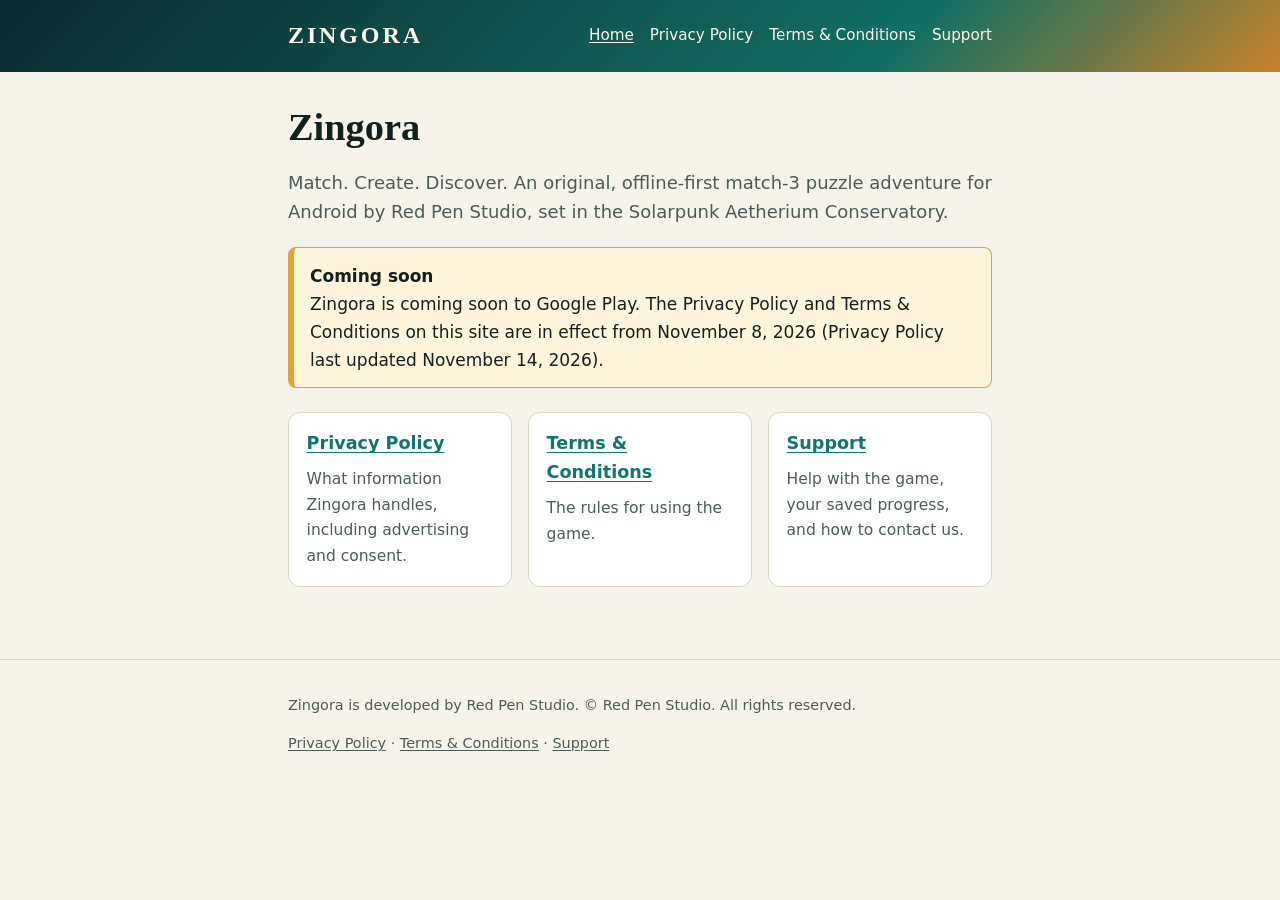
<file: site/index.html>
<!DOCTYPE html>
<html lang="en">
<head>
  <meta charset="utf-8">
  <meta name="viewport" content="width=device-width, initial-scale=1">
  <title>Zingora by Red Pen Studio</title>
  <meta name="description" content="Legal and support information for Zingora, an offline-first match-3 puzzle adventure for Android by Red Pen Studio.">
  <meta name="color-scheme" content="light dark">
  <link rel="stylesheet" href="styles.css">
</head>
<body>
  <a class="skip-link" href="#content">Skip to content</a>
  <header class="site-header">
    <div class="inner">
      <a class="brand" href="index.html">ZINGORA</a>
      <nav class="site-nav" aria-label="Main">
        <ul>
          <li><a href="index.html" aria-current="page">Home</a></li>
          <li><a href="privacy-policy.html">Privacy Policy</a></li>
          <li><a href="terms-and-conditions.html">Terms &amp; Conditions</a></li>
          <li><a href="support.html">Support</a></li>
        </ul>
      </nav>
    </div>
  </header>
  <main id="content">
    <h1>Zingora</h1>
    <p class="lede">Match. Create. Discover. An original, offline-first match-3 puzzle adventure for Android by Red Pen Studio, set in the Solarpunk Aetherium Conservatory.</p>
    <div class="notice" role="note"><strong>Coming soon</strong>Zingora is coming soon to Google Play. The Privacy Policy and Terms &amp; Conditions on this site are in effect from November 8, 2026 (Privacy Policy last updated November 14, 2026).</div>
    <ul class="cards">
      <li class="card"><h2><a href="privacy-policy.html">Privacy Policy</a></h2><p>What information Zingora handles, including advertising and consent.</p></li>
      <li class="card"><h2><a href="terms-and-conditions.html">Terms &amp; Conditions</a></h2><p>The rules for using the game.</p></li>
      <li class="card"><h2><a href="support.html">Support</a></h2><p>Help with the game, your saved progress, and how to contact us.</p></li>
    </ul>
  </main>
  <footer class="site-footer">
    <div class="inner">
      <p>Zingora is developed by Red Pen Studio. &copy; Red Pen Studio. All rights reserved.</p>
      <p><a href="privacy-policy.html">Privacy Policy</a> &middot; <a href="terms-and-conditions.html">Terms &amp; Conditions</a> &middot; <a href="support.html">Support</a></p>
    </div>
  </footer>
</body>
</html>
</file>
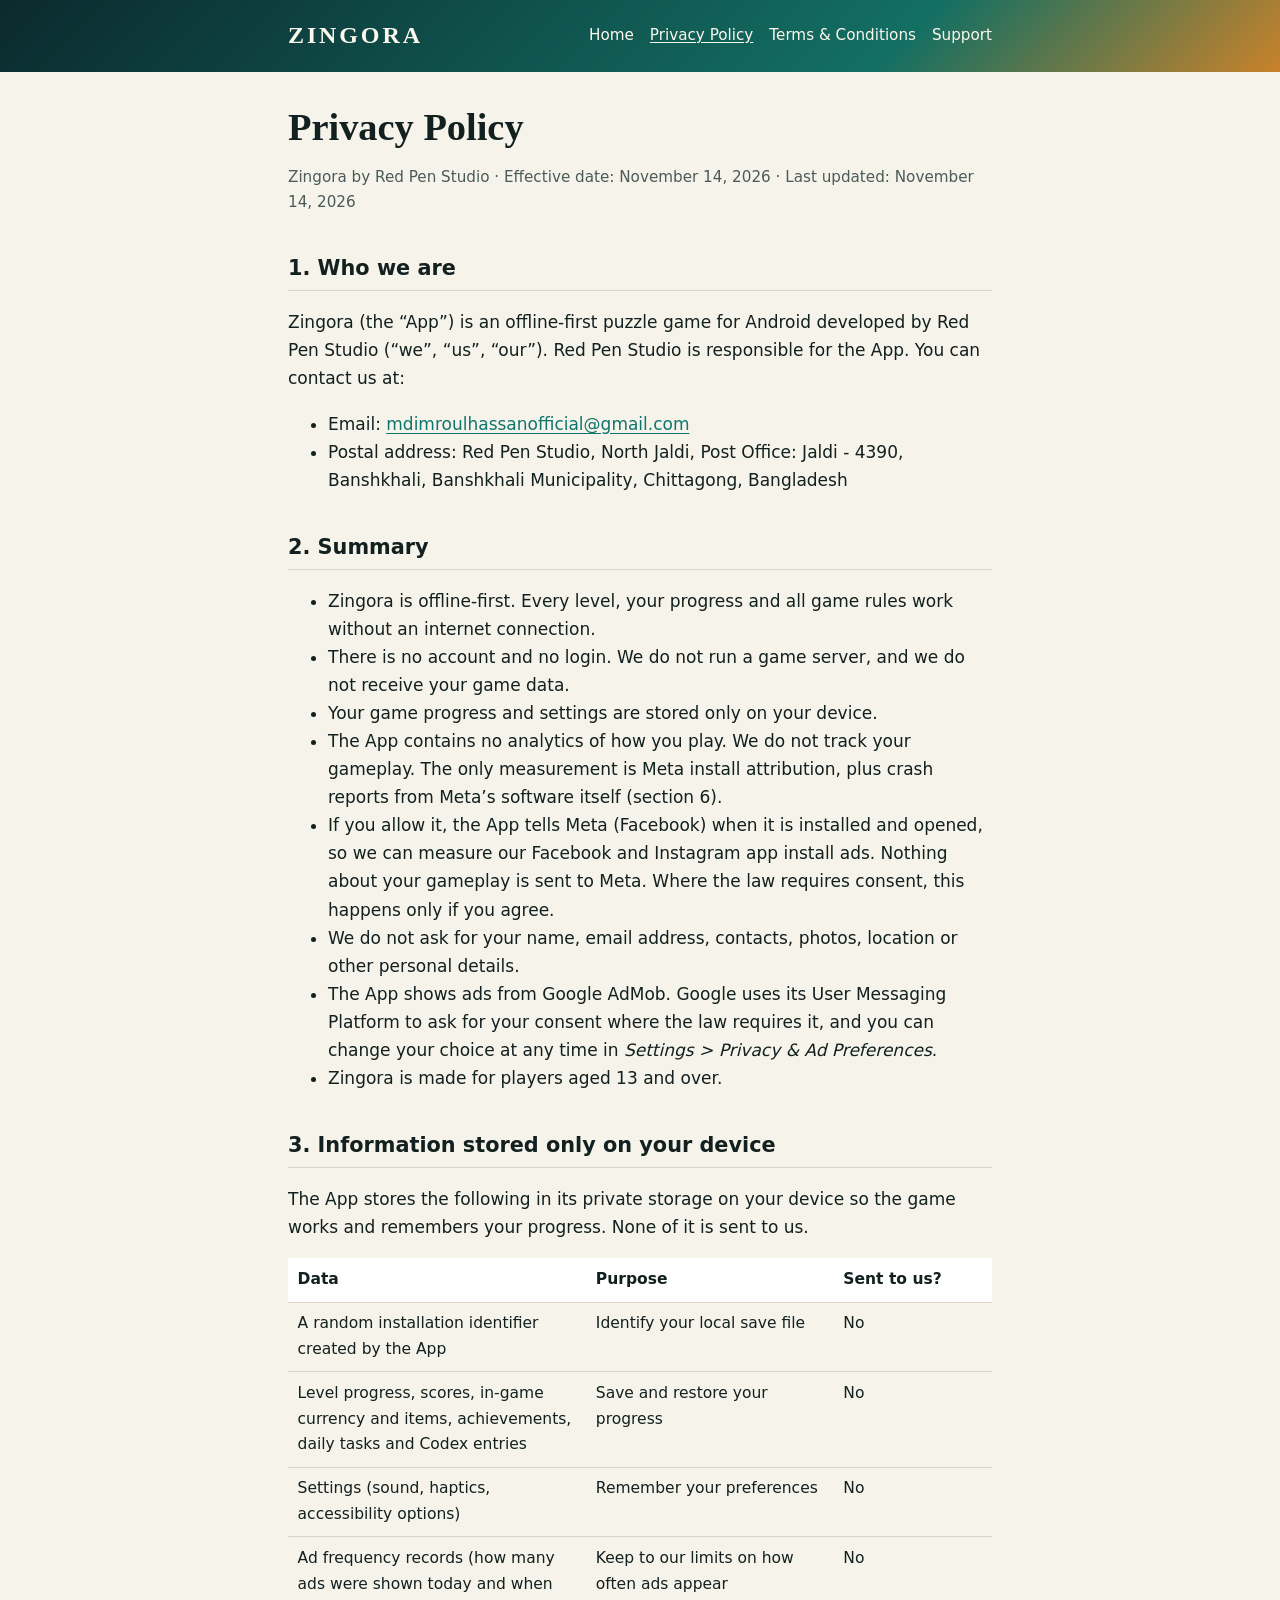
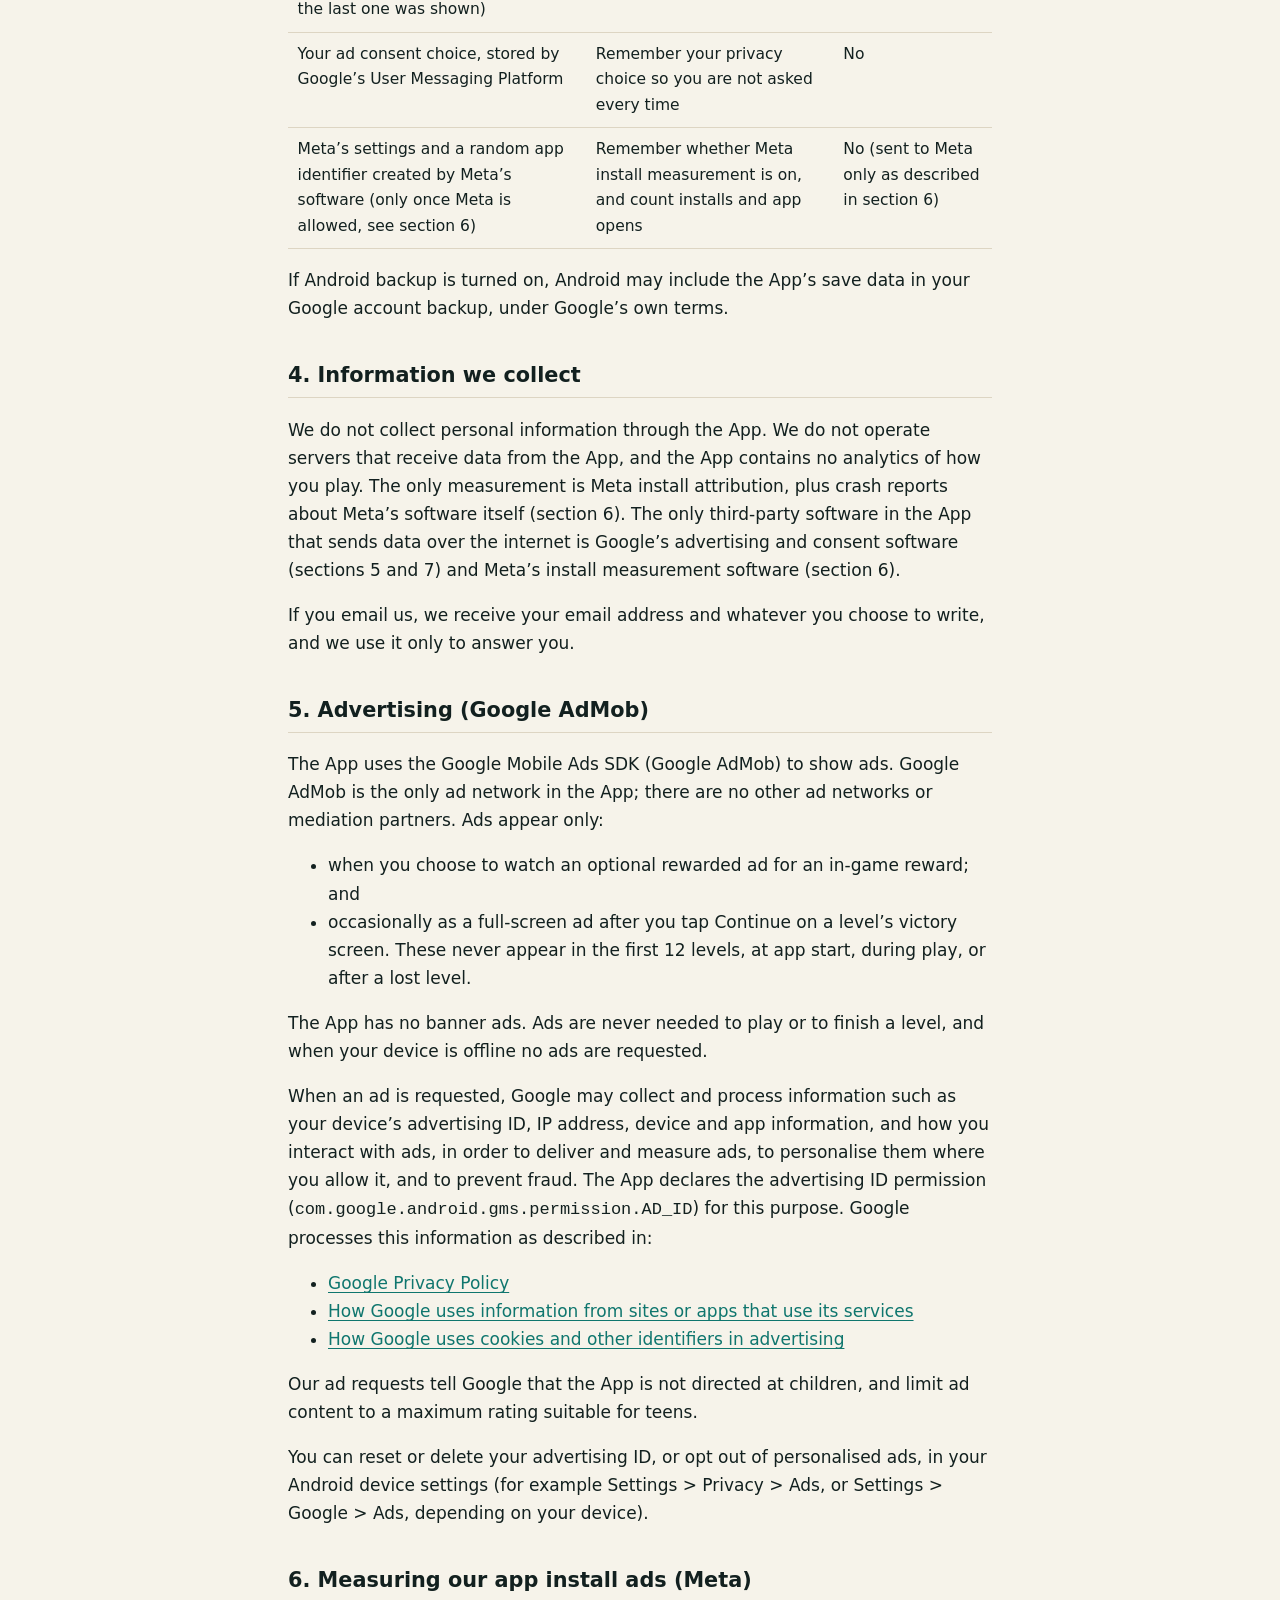
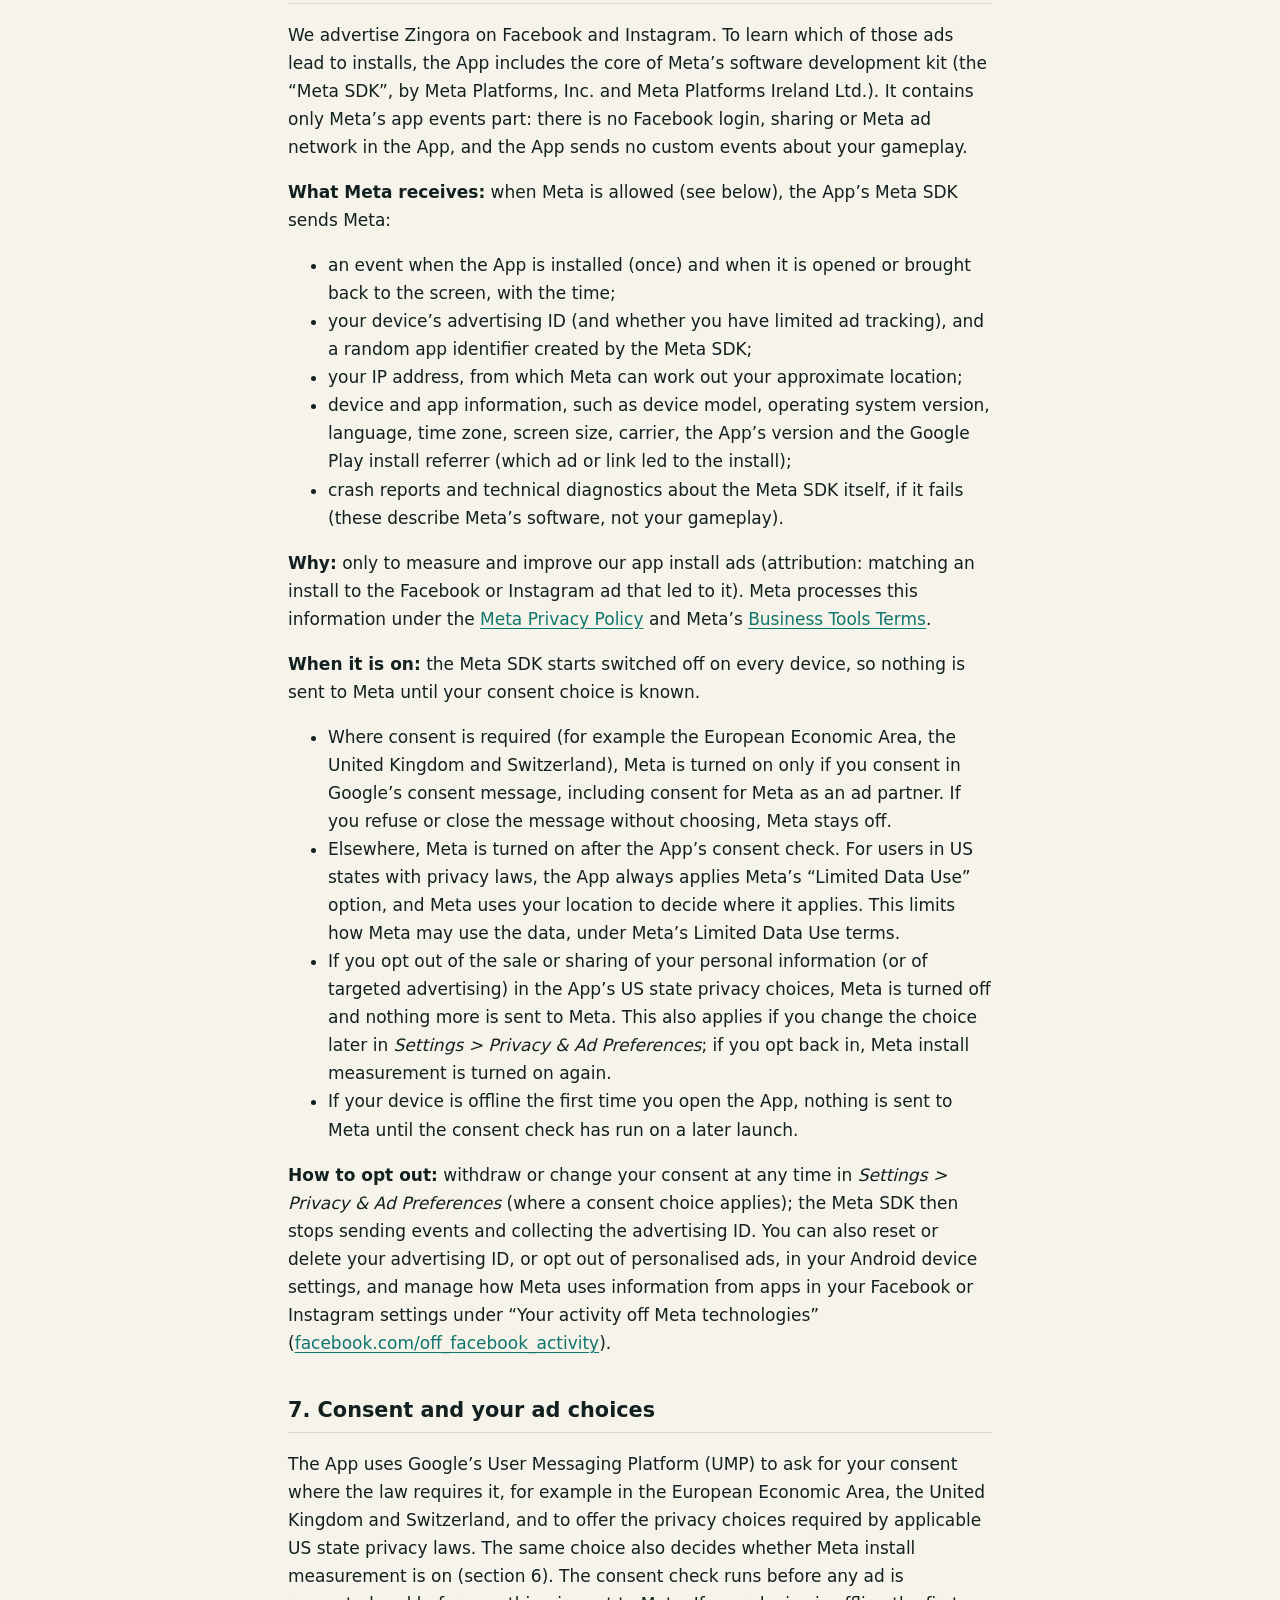
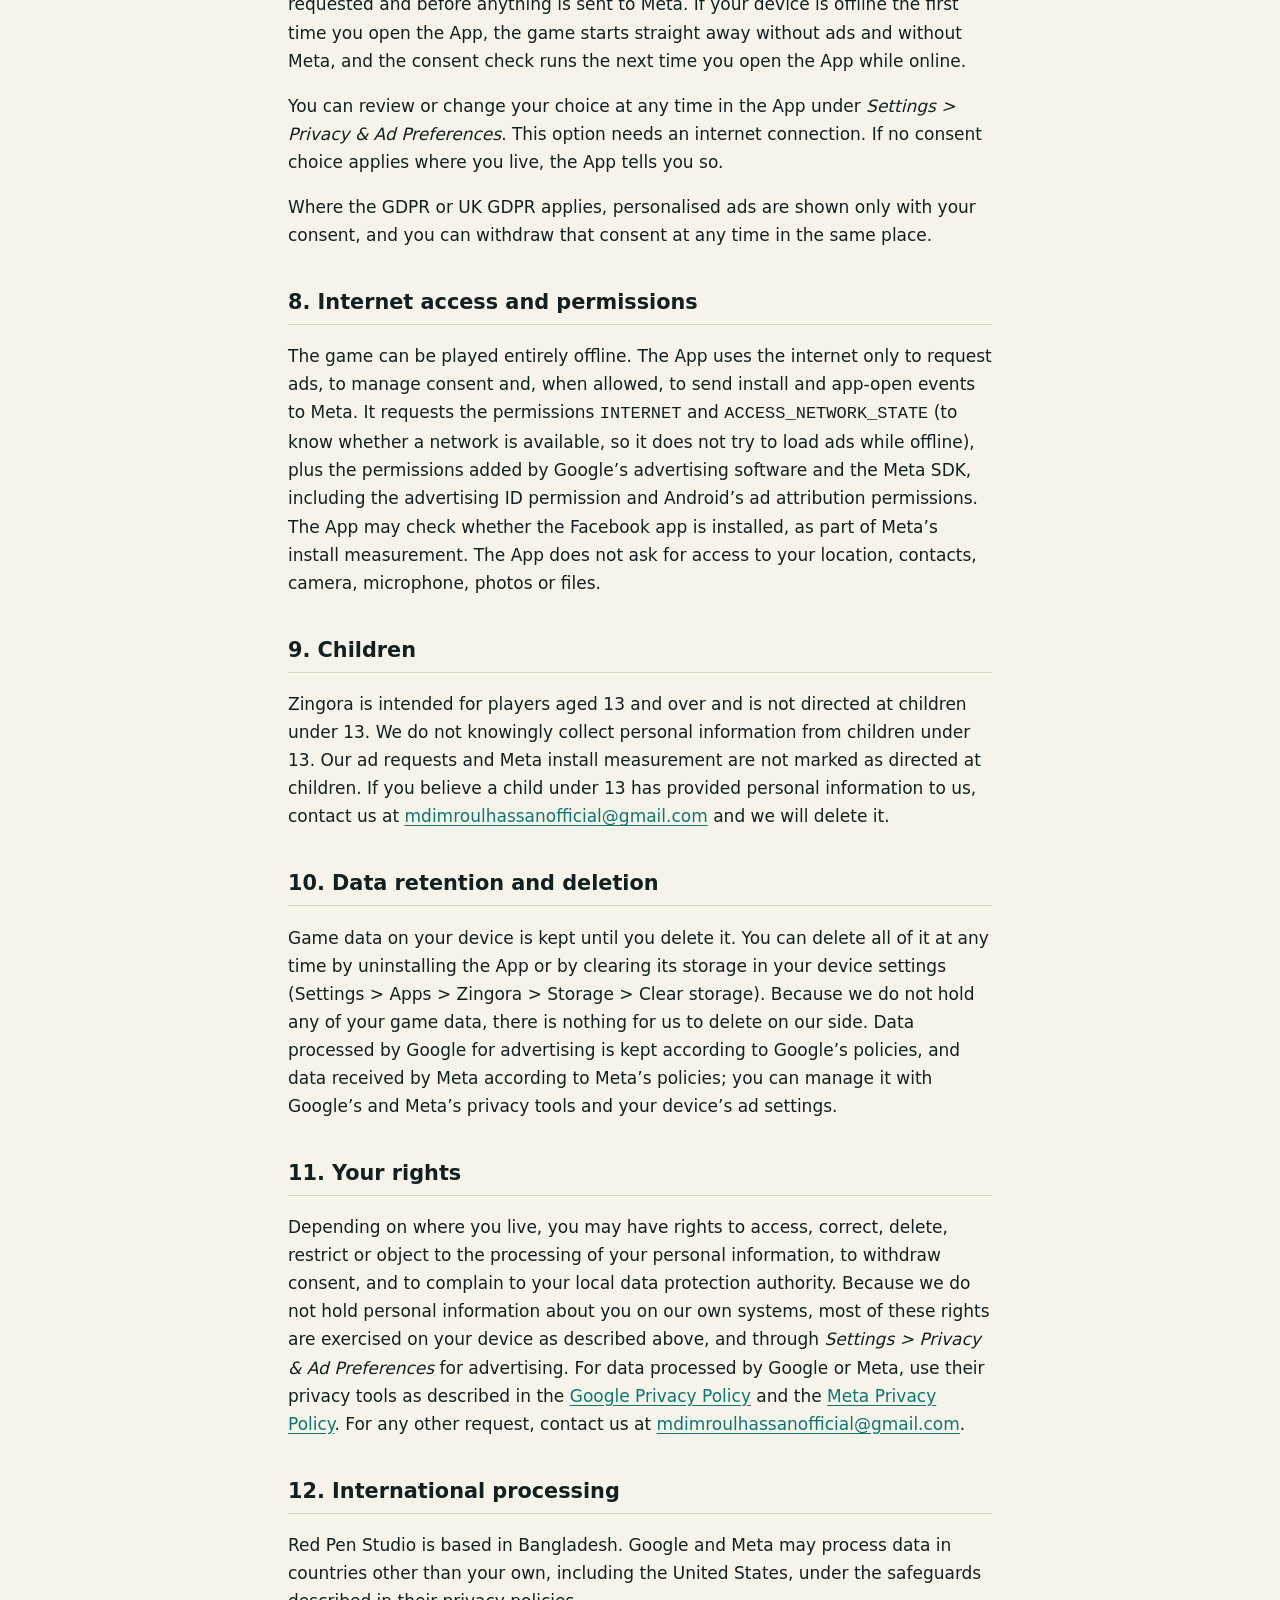
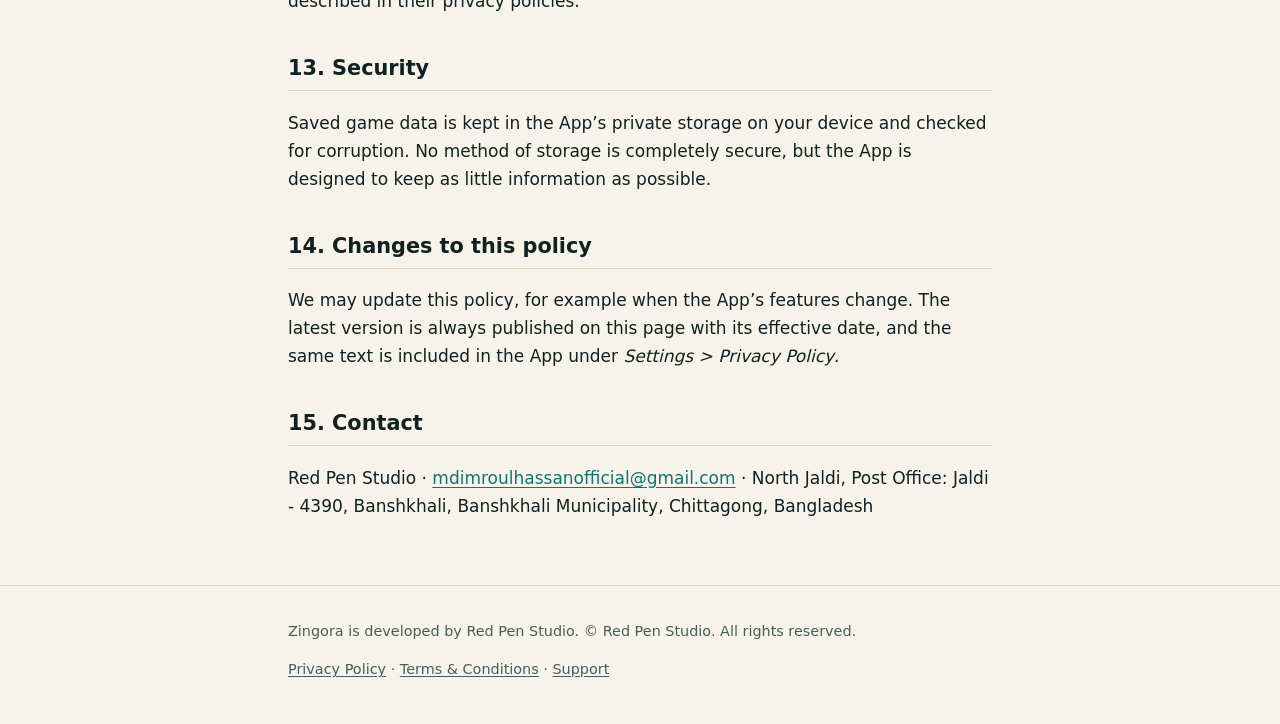
<file: site/privacy-policy.html>
<!DOCTYPE html>
<html lang="en">
<head>
  <meta charset="utf-8">
  <meta name="viewport" content="width=device-width, initial-scale=1">
  <title>Privacy Policy | Zingora</title>
  <meta name="description" content="Privacy Policy for Zingora by Red Pen Studio.">
  <meta name="color-scheme" content="light dark">
  <link rel="stylesheet" href="styles.css">
</head>
<body>
  <a class="skip-link" href="#content">Skip to content</a>
  <header class="site-header">
    <div class="inner">
      <a class="brand" href="index.html">ZINGORA</a>
      <nav class="site-nav" aria-label="Main">
        <ul>
          <li><a href="index.html">Home</a></li>
          <li><a href="privacy-policy.html" aria-current="page">Privacy Policy</a></li>
          <li><a href="terms-and-conditions.html">Terms &amp; Conditions</a></li>
          <li><a href="support.html">Support</a></li>
        </ul>
      </nav>
    </div>
  </header>
  <main id="content">
    <h1>Privacy Policy</h1>
    <p class="meta">Zingora by Red Pen Studio &middot; Effective date: November 14, 2026 &middot; Last updated: November 14, 2026</p>

    <h2>1. Who we are</h2>
    <p>Zingora (the &ldquo;App&rdquo;) is an offline-first puzzle game for Android developed by Red Pen Studio (&ldquo;we&rdquo;, &ldquo;us&rdquo;, &ldquo;our&rdquo;). Red Pen Studio is responsible for the App. You can contact us at:</p>
    <ul>
      <li>Email: <a href="mailto:mdimroulhassanofficial@gmail.com">mdimroulhassanofficial@gmail.com</a></li>
      <li>Postal address: Red Pen Studio, North Jaldi, Post Office: Jaldi - 4390, Banshkhali, Banshkhali Municipality, Chittagong, Bangladesh</li>
    </ul>

    <h2>2. Summary</h2>
    <ul>
      <li>Zingora is offline-first. Every level, your progress and all game rules work without an internet connection.</li>
      <li>There is no account and no login. We do not run a game server, and we do not receive your game data.</li>
      <li>Your game progress and settings are stored only on your device.</li>
      <li>The App contains no analytics of how you play. We do not track your gameplay. The only measurement is Meta install attribution, plus crash reports from Meta&rsquo;s software itself (section 6).</li>
      <li>If you allow it, the App tells Meta (Facebook) when it is installed and opened, so we can measure our Facebook and Instagram app install ads. Nothing about your gameplay is sent to Meta. Where the law requires consent, this happens only if you agree.</li>
      <li>We do not ask for your name, email address, contacts, photos, location or other personal details.</li>
      <li>The App shows ads from Google AdMob. Google uses its User Messaging Platform to ask for your consent where the law requires it, and you can change your choice at any time in <em>Settings &gt; Privacy &amp; Ad Preferences</em>.</li>
      <li>Zingora is made for players aged 13 and over.</li>
    </ul>

    <h2>3. Information stored only on your device</h2>
    <p>The App stores the following in its private storage on your device so the game works and remembers your progress. None of it is sent to us.</p>
    <table>
      <thead><tr><th scope="col">Data</th><th scope="col">Purpose</th><th scope="col">Sent to us?</th></tr></thead>
      <tbody>
        <tr><td>A random installation identifier created by the App</td><td>Identify your local save file</td><td>No</td></tr>
        <tr><td>Level progress, scores, in-game currency and items, achievements, daily tasks and Codex entries</td><td>Save and restore your progress</td><td>No</td></tr>
        <tr><td>Settings (sound, haptics, accessibility options)</td><td>Remember your preferences</td><td>No</td></tr>
        <tr><td>Ad frequency records (how many ads were shown today and when the last one was shown)</td><td>Keep to our limits on how often ads appear</td><td>No</td></tr>
        <tr><td>Your ad consent choice, stored by Google&rsquo;s User Messaging Platform</td><td>Remember your privacy choice so you are not asked every time</td><td>No</td></tr>
        <tr><td>Meta&rsquo;s settings and a random app identifier created by Meta&rsquo;s software (only once Meta is allowed, see section 6)</td><td>Remember whether Meta install measurement is on, and count installs and app opens</td><td>No (sent to Meta only as described in section 6)</td></tr>
      </tbody>
    </table>
    <p>If Android backup is turned on, Android may include the App&rsquo;s save data in your Google account backup, under Google&rsquo;s own terms.</p>

    <h2>4. Information we collect</h2>
    <p>We do not collect personal information through the App. We do not operate servers that receive data from the App, and the App contains no analytics of how you play. The only measurement is Meta install attribution, plus crash reports about Meta&rsquo;s software itself (section 6). The only third-party software in the App that sends data over the internet is Google&rsquo;s advertising and consent software (sections 5 and 7) and Meta&rsquo;s install measurement software (section 6).</p>
    <p>If you email us, we receive your email address and whatever you choose to write, and we use it only to answer you.</p>

    <h2>5. Advertising (Google AdMob)</h2>
    <p>The App uses the Google Mobile Ads SDK (Google AdMob) to show ads. Google AdMob is the only ad network in the App; there are no other ad networks or mediation partners. Ads appear only:</p>
    <ul>
      <li>when you choose to watch an optional rewarded ad for an in-game reward; and</li>
      <li>occasionally as a full-screen ad after you tap Continue on a level&rsquo;s victory screen. These never appear in the first 12 levels, at app start, during play, or after a lost level.</li>
    </ul>
    <p>The App has no banner ads. Ads are never needed to play or to finish a level, and when your device is offline no ads are requested.</p>
    <p>When an ad is requested, Google may collect and process information such as your device&rsquo;s advertising ID, IP address, device and app information, and how you interact with ads, in order to deliver and measure ads, to personalise them where you allow it, and to prevent fraud. The App declares the advertising ID permission (<code>com.google.android.gms.permission.AD_ID</code>) for this purpose. Google processes this information as described in:</p>
    <ul>
      <li><a href="https://policies.google.com/privacy">Google Privacy Policy</a></li>
      <li><a href="https://policies.google.com/technologies/partner-sites">How Google uses information from sites or apps that use its services</a></li>
      <li><a href="https://policies.google.com/technologies/ads">How Google uses cookies and other identifiers in advertising</a></li>
    </ul>
    <p>Our ad requests tell Google that the App is not directed at children, and limit ad content to a maximum rating suitable for teens.</p>
    <p>You can reset or delete your advertising ID, or opt out of personalised ads, in your Android device settings (for example Settings &gt; Privacy &gt; Ads, or Settings &gt; Google &gt; Ads, depending on your device).</p>

    <h2>6. Measuring our app install ads (Meta)</h2>
    <p>We advertise Zingora on Facebook and Instagram. To learn which of those ads lead to installs, the App includes the core of Meta&rsquo;s software development kit (the &ldquo;Meta SDK&rdquo;, by Meta Platforms, Inc. and Meta Platforms Ireland Ltd.). It contains only Meta&rsquo;s app events part: there is no Facebook login, sharing or Meta ad network in the App, and the App sends no custom events about your gameplay.</p>
    <p><strong>What Meta receives:</strong> when Meta is allowed (see below), the App&rsquo;s Meta SDK sends Meta:</p>
    <ul>
      <li>an event when the App is installed (once) and when it is opened or brought back to the screen, with the time;</li>
      <li>your device&rsquo;s advertising ID (and whether you have limited ad tracking), and a random app identifier created by the Meta SDK;</li>
      <li>your IP address, from which Meta can work out your approximate location;</li>
      <li>device and app information, such as device model, operating system version, language, time zone, screen size, carrier, the App&rsquo;s version and the Google Play install referrer (which ad or link led to the install);</li>
      <li>crash reports and technical diagnostics about the Meta SDK itself, if it fails (these describe Meta&rsquo;s software, not your gameplay).</li>
    </ul>
    <p><strong>Why:</strong> only to measure and improve our app install ads (attribution: matching an install to the Facebook or Instagram ad that led to it). Meta processes this information under the <a href="https://www.facebook.com/privacy/policy/">Meta Privacy Policy</a> and Meta&rsquo;s <a href="https://www.facebook.com/legal/terms/businesstools">Business Tools Terms</a>.</p>
    <p><strong>When it is on:</strong> the Meta SDK starts switched off on every device, so nothing is sent to Meta until your consent choice is known.</p>
    <ul>
      <li>Where consent is required (for example the European Economic Area, the United Kingdom and Switzerland), Meta is turned on only if you consent in Google&rsquo;s consent message, including consent for Meta as an ad partner. If you refuse or close the message without choosing, Meta stays off.</li>
      <li>Elsewhere, Meta is turned on after the App&rsquo;s consent check. For users in US states with privacy laws, the App always applies Meta&rsquo;s &ldquo;Limited Data Use&rdquo; option, and Meta uses your location to decide where it applies. This limits how Meta may use the data, under Meta&rsquo;s Limited Data Use terms.</li>
      <li>If you opt out of the sale or sharing of your personal information (or of targeted advertising) in the App&rsquo;s US state privacy choices, Meta is turned off and nothing more is sent to Meta. This also applies if you change the choice later in <em>Settings &gt; Privacy &amp; Ad Preferences</em>; if you opt back in, Meta install measurement is turned on again.</li>
      <li>If your device is offline the first time you open the App, nothing is sent to Meta until the consent check has run on a later launch.</li>
    </ul>
    <p><strong>How to opt out:</strong> withdraw or change your consent at any time in <em>Settings &gt; Privacy &amp; Ad Preferences</em> (where a consent choice applies); the Meta SDK then stops sending events and collecting the advertising ID. You can also reset or delete your advertising ID, or opt out of personalised ads, in your Android device settings, and manage how Meta uses information from apps in your Facebook or Instagram settings under &ldquo;Your activity off Meta technologies&rdquo; (<a href="https://www.facebook.com/off_facebook_activity">facebook.com/off_facebook_activity</a>).</p>

    <h2>7. Consent and your ad choices</h2>
    <p>The App uses Google&rsquo;s User Messaging Platform (UMP) to ask for your consent where the law requires it, for example in the European Economic Area, the United Kingdom and Switzerland, and to offer the privacy choices required by applicable US state privacy laws. The same choice also decides whether Meta install measurement is on (section 6). The consent check runs before any ad is requested and before anything is sent to Meta. If your device is offline the first time you open the App, the game starts straight away without ads and without Meta, and the consent check runs the next time you open the App while online.</p>
    <p>You can review or change your choice at any time in the App under <em>Settings &gt; Privacy &amp; Ad Preferences</em>. This option needs an internet connection. If no consent choice applies where you live, the App tells you so.</p>
    <p>Where the GDPR or UK GDPR applies, personalised ads are shown only with your consent, and you can withdraw that consent at any time in the same place.</p>

    <h2>8. Internet access and permissions</h2>
    <p>The game can be played entirely offline. The App uses the internet only to request ads, to manage consent and, when allowed, to send install and app-open events to Meta. It requests the permissions <code>INTERNET</code> and <code>ACCESS_NETWORK_STATE</code> (to know whether a network is available, so it does not try to load ads while offline), plus the permissions added by Google&rsquo;s advertising software and the Meta SDK, including the advertising ID permission and Android&rsquo;s ad attribution permissions. The App may check whether the Facebook app is installed, as part of Meta&rsquo;s install measurement. The App does not ask for access to your location, contacts, camera, microphone, photos or files.</p>

    <h2>9. Children</h2>
    <p>Zingora is intended for players aged 13 and over and is not directed at children under 13. We do not knowingly collect personal information from children under 13. Our ad requests and Meta install measurement are not marked as directed at children. If you believe a child under 13 has provided personal information to us, contact us at <a href="mailto:mdimroulhassanofficial@gmail.com">mdimroulhassanofficial@gmail.com</a> and we will delete it.</p>

    <h2>10. Data retention and deletion</h2>
    <p>Game data on your device is kept until you delete it. You can delete all of it at any time by uninstalling the App or by clearing its storage in your device settings (Settings &gt; Apps &gt; Zingora &gt; Storage &gt; Clear storage). Because we do not hold any of your game data, there is nothing for us to delete on our side. Data processed by Google for advertising is kept according to Google&rsquo;s policies, and data received by Meta according to Meta&rsquo;s policies; you can manage it with Google&rsquo;s and Meta&rsquo;s privacy tools and your device&rsquo;s ad settings.</p>

    <h2>11. Your rights</h2>
    <p>Depending on where you live, you may have rights to access, correct, delete, restrict or object to the processing of your personal information, to withdraw consent, and to complain to your local data protection authority. Because we do not hold personal information about you on our own systems, most of these rights are exercised on your device as described above, and through <em>Settings &gt; Privacy &amp; Ad Preferences</em> for advertising. For data processed by Google or Meta, use their privacy tools as described in the <a href="https://policies.google.com/privacy">Google Privacy Policy</a> and the <a href="https://www.facebook.com/privacy/policy/">Meta Privacy Policy</a>. For any other request, contact us at <a href="mailto:mdimroulhassanofficial@gmail.com">mdimroulhassanofficial@gmail.com</a>.</p>

    <h2>12. International processing</h2>
    <p>Red Pen Studio is based in Bangladesh. Google and Meta may process data in countries other than your own, including the United States, under the safeguards described in their privacy policies.</p>

    <h2>13. Security</h2>
    <p>Saved game data is kept in the App&rsquo;s private storage on your device and checked for corruption. No method of storage is completely secure, but the App is designed to keep as little information as possible.</p>

    <h2>14. Changes to this policy</h2>
    <p>We may update this policy, for example when the App&rsquo;s features change. The latest version is always published on this page with its effective date, and the same text is included in the App under <em>Settings &gt; Privacy Policy</em>.</p>

    <h2>15. Contact</h2>
    <p>Red Pen Studio &middot; <a href="mailto:mdimroulhassanofficial@gmail.com">mdimroulhassanofficial@gmail.com</a> &middot; North Jaldi, Post Office: Jaldi - 4390, Banshkhali, Banshkhali Municipality, Chittagong, Bangladesh</p>
  </main>
  <footer class="site-footer">
    <div class="inner">
      <p>Zingora is developed by Red Pen Studio. &copy; Red Pen Studio. All rights reserved.</p>
      <p><a href="privacy-policy.html">Privacy Policy</a> &middot; <a href="terms-and-conditions.html">Terms &amp; Conditions</a> &middot; <a href="support.html">Support</a></p>
    </div>
  </footer>
</body>
</html>
</file>
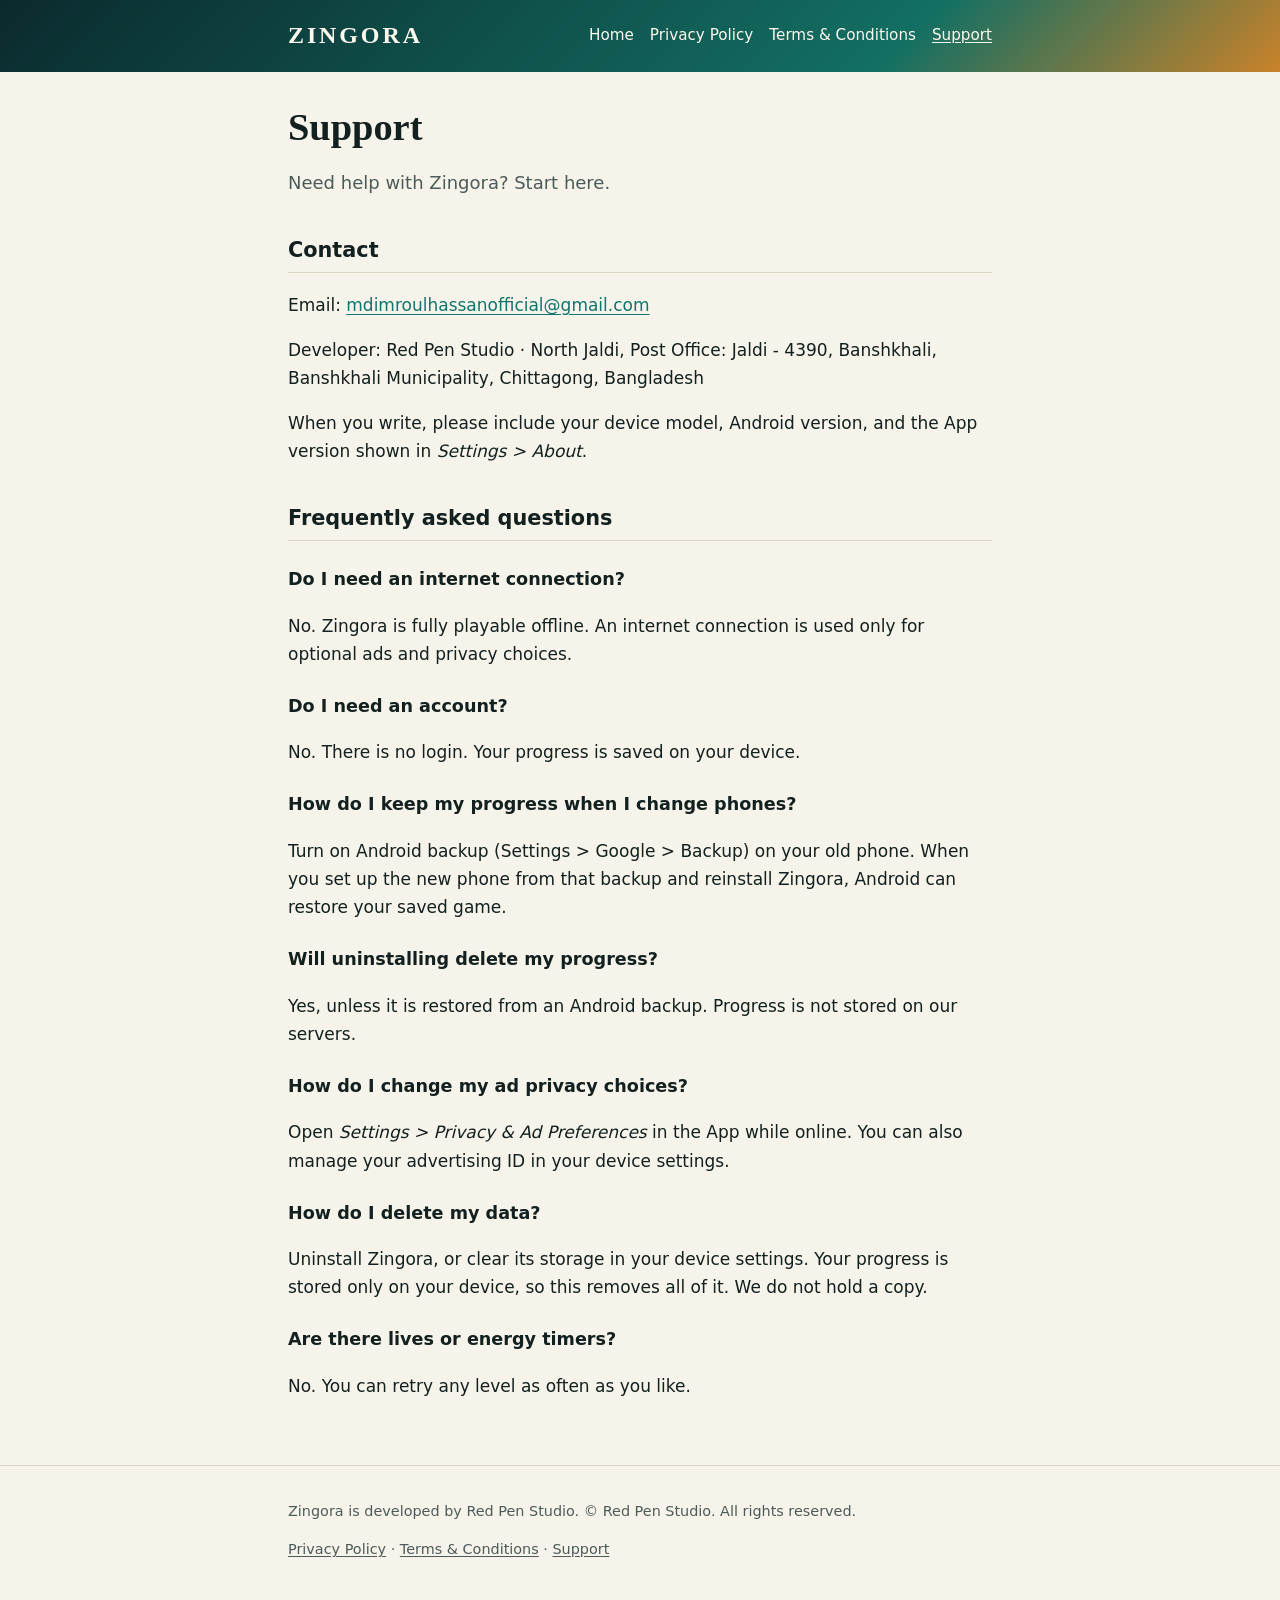
<file: site/support.html>
<!DOCTYPE html>
<html lang="en">
<head>
  <meta charset="utf-8">
  <meta name="viewport" content="width=device-width, initial-scale=1">
  <title>Support | Zingora</title>
  <meta name="description" content="Help and contact information for Zingora by Red Pen Studio.">
  <meta name="color-scheme" content="light dark">
  <link rel="stylesheet" href="styles.css">
</head>
<body>
  <a class="skip-link" href="#content">Skip to content</a>
  <header class="site-header">
    <div class="inner">
      <a class="brand" href="index.html">ZINGORA</a>
      <nav class="site-nav" aria-label="Main">
        <ul>
          <li><a href="index.html">Home</a></li>
          <li><a href="privacy-policy.html">Privacy Policy</a></li>
          <li><a href="terms-and-conditions.html">Terms &amp; Conditions</a></li>
          <li><a href="support.html" aria-current="page">Support</a></li>
        </ul>
      </nav>
    </div>
  </header>
  <main id="content">
    <h1>Support</h1>
    <p class="lede">Need help with Zingora? Start here.</p>

    <h2>Contact</h2>
    <p>Email: <a href="mailto:mdimroulhassanofficial@gmail.com">mdimroulhassanofficial@gmail.com</a></p>
    <p>Developer: Red Pen Studio &middot; North Jaldi, Post Office: Jaldi - 4390, Banshkhali, Banshkhali Municipality, Chittagong, Bangladesh</p>
    <p>When you write, please include your device model, Android version, and the App version shown in <em>Settings &gt; About</em>.</p>

    <h2>Frequently asked questions</h2>
    <h3>Do I need an internet connection?</h3>
    <p>No. Zingora is fully playable offline. An internet connection is used only for optional ads and privacy choices.</p>
    <h3>Do I need an account?</h3>
    <p>No. There is no login. Your progress is saved on your device.</p>
    <h3>How do I keep my progress when I change phones?</h3>
    <p>Turn on Android backup (Settings &gt; Google &gt; Backup) on your old phone. When you set up the new phone from that backup and reinstall Zingora, Android can restore your saved game.</p>
    <h3>Will uninstalling delete my progress?</h3>
    <p>Yes, unless it is restored from an Android backup. Progress is not stored on our servers.</p>
    <h3>How do I change my ad privacy choices?</h3>
    <p>Open <em>Settings &gt; Privacy &amp; Ad Preferences</em> in the App while online. You can also manage your advertising ID in your device settings.</p>
    <h3>How do I delete my data?</h3>
    <p>Uninstall Zingora, or clear its storage in your device settings. Your progress is stored only on your device, so this removes all of it. We do not hold a copy.</p>
    <h3>Are there lives or energy timers?</h3>
    <p>No. You can retry any level as often as you like.</p>
  </main>
  <footer class="site-footer">
    <div class="inner">
      <p>Zingora is developed by Red Pen Studio. &copy; Red Pen Studio. All rights reserved.</p>
      <p><a href="privacy-policy.html">Privacy Policy</a> &middot; <a href="terms-and-conditions.html">Terms &amp; Conditions</a> &middot; <a href="support.html">Support</a></p>
    </div>
  </footer>
</body>
</html>
</file>
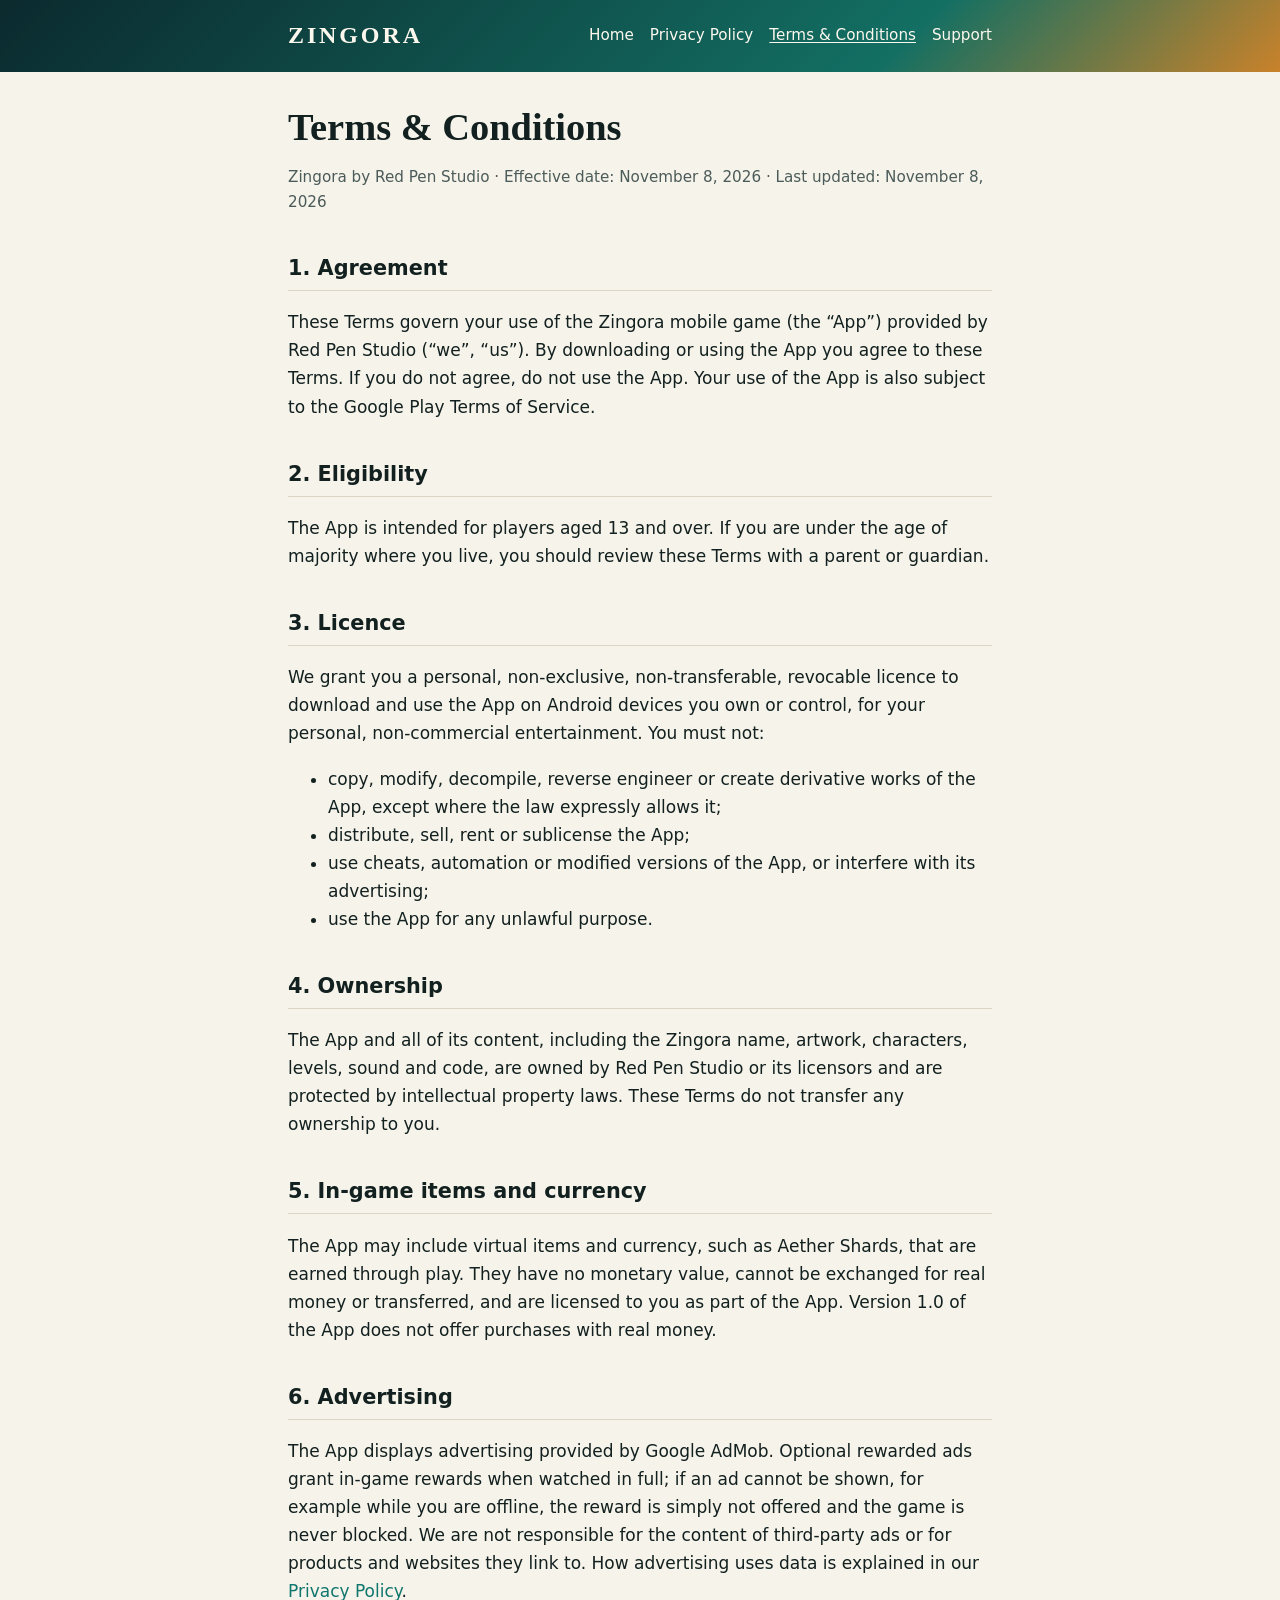
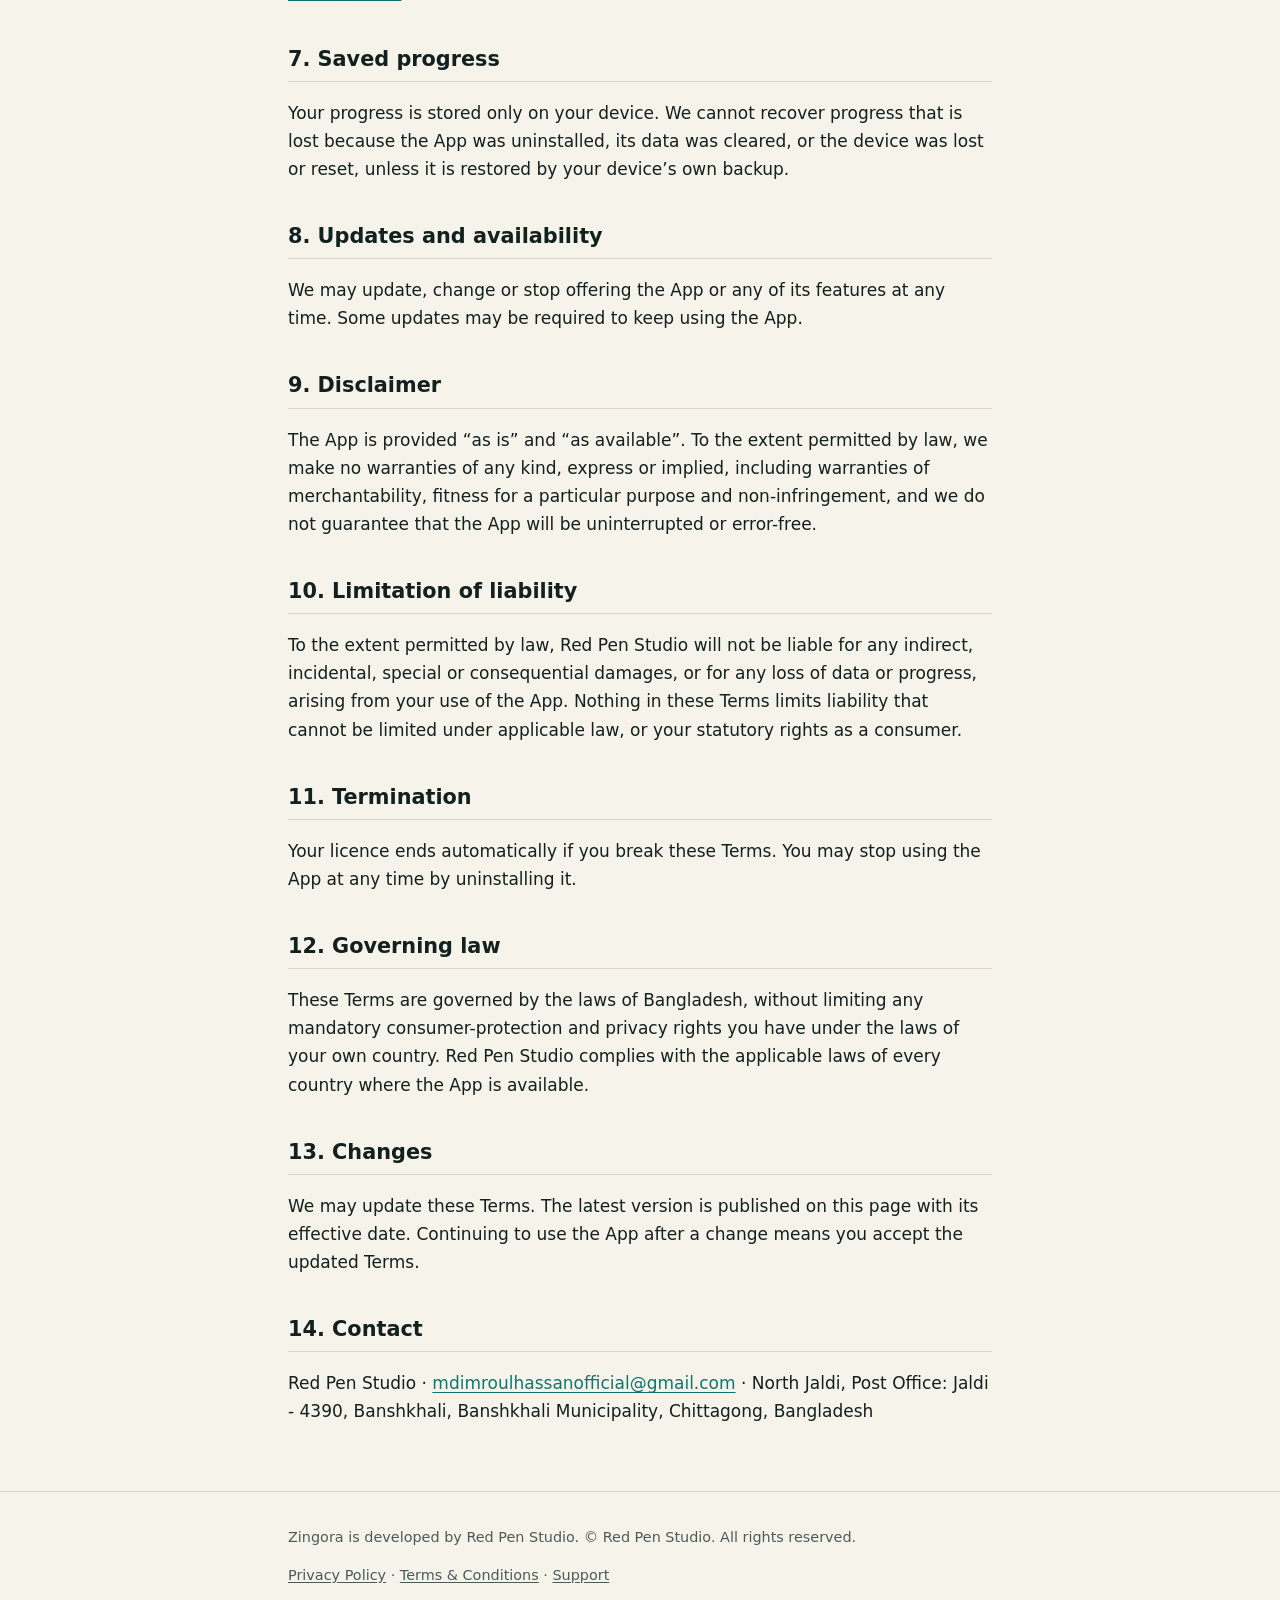
<file: site/terms-and-conditions.html>
<!DOCTYPE html>
<html lang="en">
<head>
  <meta charset="utf-8">
  <meta name="viewport" content="width=device-width, initial-scale=1">
  <title>Terms &amp; Conditions | Zingora</title>
  <meta name="description" content="Terms and Conditions for Zingora by Red Pen Studio.">
  <meta name="color-scheme" content="light dark">
  <link rel="stylesheet" href="styles.css">
</head>
<body>
  <a class="skip-link" href="#content">Skip to content</a>
  <header class="site-header">
    <div class="inner">
      <a class="brand" href="index.html">ZINGORA</a>
      <nav class="site-nav" aria-label="Main">
        <ul>
          <li><a href="index.html">Home</a></li>
          <li><a href="privacy-policy.html">Privacy Policy</a></li>
          <li><a href="terms-and-conditions.html" aria-current="page">Terms &amp; Conditions</a></li>
          <li><a href="support.html">Support</a></li>
        </ul>
      </nav>
    </div>
  </header>
  <main id="content">
    <h1>Terms &amp; Conditions</h1>
    <p class="meta">Zingora by Red Pen Studio &middot; Effective date: November 8, 2026 &middot; Last updated: November 8, 2026</p>

    <h2>1. Agreement</h2>
    <p>These Terms govern your use of the Zingora mobile game (the &ldquo;App&rdquo;) provided by Red Pen Studio (&ldquo;we&rdquo;, &ldquo;us&rdquo;). By downloading or using the App you agree to these Terms. If you do not agree, do not use the App. Your use of the App is also subject to the Google Play Terms of Service.</p>

    <h2>2. Eligibility</h2>
    <p>The App is intended for players aged 13 and over. If you are under the age of majority where you live, you should review these Terms with a parent or guardian.</p>

    <h2>3. Licence</h2>
    <p>We grant you a personal, non-exclusive, non-transferable, revocable licence to download and use the App on Android devices you own or control, for your personal, non-commercial entertainment. You must not:</p>
    <ul>
      <li>copy, modify, decompile, reverse engineer or create derivative works of the App, except where the law expressly allows it;</li>
      <li>distribute, sell, rent or sublicense the App;</li>
      <li>use cheats, automation or modified versions of the App, or interfere with its advertising;</li>
      <li>use the App for any unlawful purpose.</li>
    </ul>

    <h2>4. Ownership</h2>
    <p>The App and all of its content, including the Zingora name, artwork, characters, levels, sound and code, are owned by Red Pen Studio or its licensors and are protected by intellectual property laws. These Terms do not transfer any ownership to you.</p>

    <h2>5. In-game items and currency</h2>
    <p>The App may include virtual items and currency, such as Aether Shards, that are earned through play. They have no monetary value, cannot be exchanged for real money or transferred, and are licensed to you as part of the App. Version 1.0 of the App does not offer purchases with real money.</p>

    <h2>6. Advertising</h2>
    <p>The App displays advertising provided by Google AdMob. Optional rewarded ads grant in-game rewards when watched in full; if an ad cannot be shown, for example while you are offline, the reward is simply not offered and the game is never blocked. We are not responsible for the content of third-party ads or for products and websites they link to. How advertising uses data is explained in our <a href="privacy-policy.html">Privacy Policy</a>.</p>

    <h2>7. Saved progress</h2>
    <p>Your progress is stored only on your device. We cannot recover progress that is lost because the App was uninstalled, its data was cleared, or the device was lost or reset, unless it is restored by your device&rsquo;s own backup.</p>

    <h2>8. Updates and availability</h2>
    <p>We may update, change or stop offering the App or any of its features at any time. Some updates may be required to keep using the App.</p>

    <h2>9. Disclaimer</h2>
    <p>The App is provided &ldquo;as is&rdquo; and &ldquo;as available&rdquo;. To the extent permitted by law, we make no warranties of any kind, express or implied, including warranties of merchantability, fitness for a particular purpose and non-infringement, and we do not guarantee that the App will be uninterrupted or error-free.</p>

    <h2>10. Limitation of liability</h2>
    <p>To the extent permitted by law, Red Pen Studio will not be liable for any indirect, incidental, special or consequential damages, or for any loss of data or progress, arising from your use of the App. Nothing in these Terms limits liability that cannot be limited under applicable law, or your statutory rights as a consumer.</p>

    <h2>11. Termination</h2>
    <p>Your licence ends automatically if you break these Terms. You may stop using the App at any time by uninstalling it.</p>

    <h2>12. Governing law</h2>
    <p>These Terms are governed by the laws of Bangladesh, without limiting any mandatory consumer-protection and privacy rights you have under the laws of your own country. Red Pen Studio complies with the applicable laws of every country where the App is available.</p>

    <h2>13. Changes</h2>
    <p>We may update these Terms. The latest version is published on this page with its effective date. Continuing to use the App after a change means you accept the updated Terms.</p>

    <h2>14. Contact</h2>
    <p>Red Pen Studio &middot; <a href="mailto:mdimroulhassanofficial@gmail.com">mdimroulhassanofficial@gmail.com</a> &middot; North Jaldi, Post Office: Jaldi - 4390, Banshkhali, Banshkhali Municipality, Chittagong, Bangladesh</p>
  </main>
  <footer class="site-footer">
    <div class="inner">
      <p>Zingora is developed by Red Pen Studio. &copy; Red Pen Studio. All rights reserved.</p>
      <p><a href="privacy-policy.html">Privacy Policy</a> &middot; <a href="terms-and-conditions.html">Terms &amp; Conditions</a> &middot; <a href="support.html">Support</a></p>
    </div>
  </footer>
</body>
</html>
</file>
<file: site/styles.css>
:root {
  --bg: #f6f3ea;
  --surface: #ffffff;
  --ink: #12201f;
  --muted: #4b5b59;
  --brand: #0f766e;
  --brand-ink: #ffffff;
  --brass: #b45309;
  --line: #ddd5c3;
  --notice-bg: #fff4dc;
  --notice-line: #e0a43a;
  --placeholder-bg: #fde68a;
  --max: 46rem;
}
@media (prefers-color-scheme: dark) {
  :root {
    --bg: #0b1c1e;
    --surface: #10282b;
    --ink: #e8f0ee;
    --muted: #a8bab7;
    --brand: #2dd4bf;
    --brand-ink: #062a27;
    --brass: #f5b450;
    --line: #23413f;
    --notice-bg: #2a2412;
    --notice-line: #a07a2c;
    --placeholder-bg: #5b4a12;
  }
}
* { box-sizing: border-box; }
html { -webkit-text-size-adjust: 100%; }
body {
  margin: 0;
  font-family: system-ui, -apple-system, "Segoe UI", Roboto, "Helvetica Neue", Arial, sans-serif;
  font-size: 1.0625rem;
  line-height: 1.65;
  color: var(--ink);
  background: var(--bg);
}
a { color: var(--brand); text-underline-offset: 0.15em; }
a:focus-visible, button:focus-visible { outline: 3px solid var(--brass); outline-offset: 2px; }
.skip-link { position: absolute; left: -999px; top: 0; padding: 0.5rem 1rem; background: var(--surface); }
.skip-link:focus { left: 1rem; z-index: 10; }
.site-header {
  background: linear-gradient(135deg, #0b2a2e, #136f63 70%, #c9822a);
  color: #fdf8ee;
}
.site-header .inner, main, .site-footer .inner { max-width: var(--max); margin: 0 auto; padding: 0 1rem; }
.site-header .inner { display: flex; flex-wrap: wrap; align-items: center; justify-content: space-between; gap: 0.75rem; padding-top: 1rem; padding-bottom: 1rem; }
.brand { color: inherit; text-decoration: none; font-family: Georgia, "Times New Roman", serif; font-size: 1.5rem; font-weight: 700; letter-spacing: 0.12em; }
.site-nav ul { list-style: none; margin: 0; padding: 0; display: flex; flex-wrap: wrap; gap: 0.25rem 1rem; }
.site-nav a { color: #fdf8ee; text-decoration: none; font-size: 0.95rem; padding: 0.35rem 0; display: inline-block; }
.site-nav a[aria-current="page"], .site-nav a:hover { text-decoration: underline; }
main { padding-top: 2rem; padding-bottom: 3rem; }
h1 { font-family: Georgia, "Times New Roman", serif; font-size: clamp(1.75rem, 5vw, 2.4rem); line-height: 1.2; margin: 0 0 0.5rem; }
h2 { font-size: 1.3rem; margin-top: 2.25rem; border-bottom: 1px solid var(--line); padding-bottom: 0.3rem; }
h3 { font-size: 1.1rem; margin-top: 1.5rem; }
.lede { color: var(--muted); font-size: 1.125rem; }
.meta { color: var(--muted); font-size: 0.95rem; }
.notice {
  background: var(--notice-bg);
  border: 1px solid var(--notice-line);
  border-left-width: 6px;
  border-radius: 8px;
  padding: 0.85rem 1rem;
  margin: 1.25rem 0;
}
.notice strong { display: block; }
.placeholder { background: var(--placeholder-bg); padding: 0 0.3em; border-radius: 4px; font-weight: 600; }
.cards { display: grid; grid-template-columns: repeat(auto-fit, minmax(14rem, 1fr)); gap: 1rem; margin: 1.5rem 0; padding: 0; list-style: none; }
.card { background: var(--surface); border: 1px solid var(--line); border-radius: 12px; padding: 1rem 1.1rem; }
.card h2 { border: 0; margin: 0 0 0.25rem; font-size: 1.1rem; }
.card p { margin: 0; color: var(--muted); font-size: 0.97rem; }
table { width: 100%; border-collapse: collapse; margin: 1rem 0; font-size: 0.97rem; display: block; overflow-x: auto; }
th, td { text-align: left; vertical-align: top; padding: 0.55rem 0.6rem; border-bottom: 1px solid var(--line); }
th { background: var(--surface); }
.site-footer { border-top: 1px solid var(--line); color: var(--muted); font-size: 0.9rem; }
.site-footer .inner { padding-top: 1.25rem; padding-bottom: 2rem; }
.site-footer a { color: inherit; }
</file>
